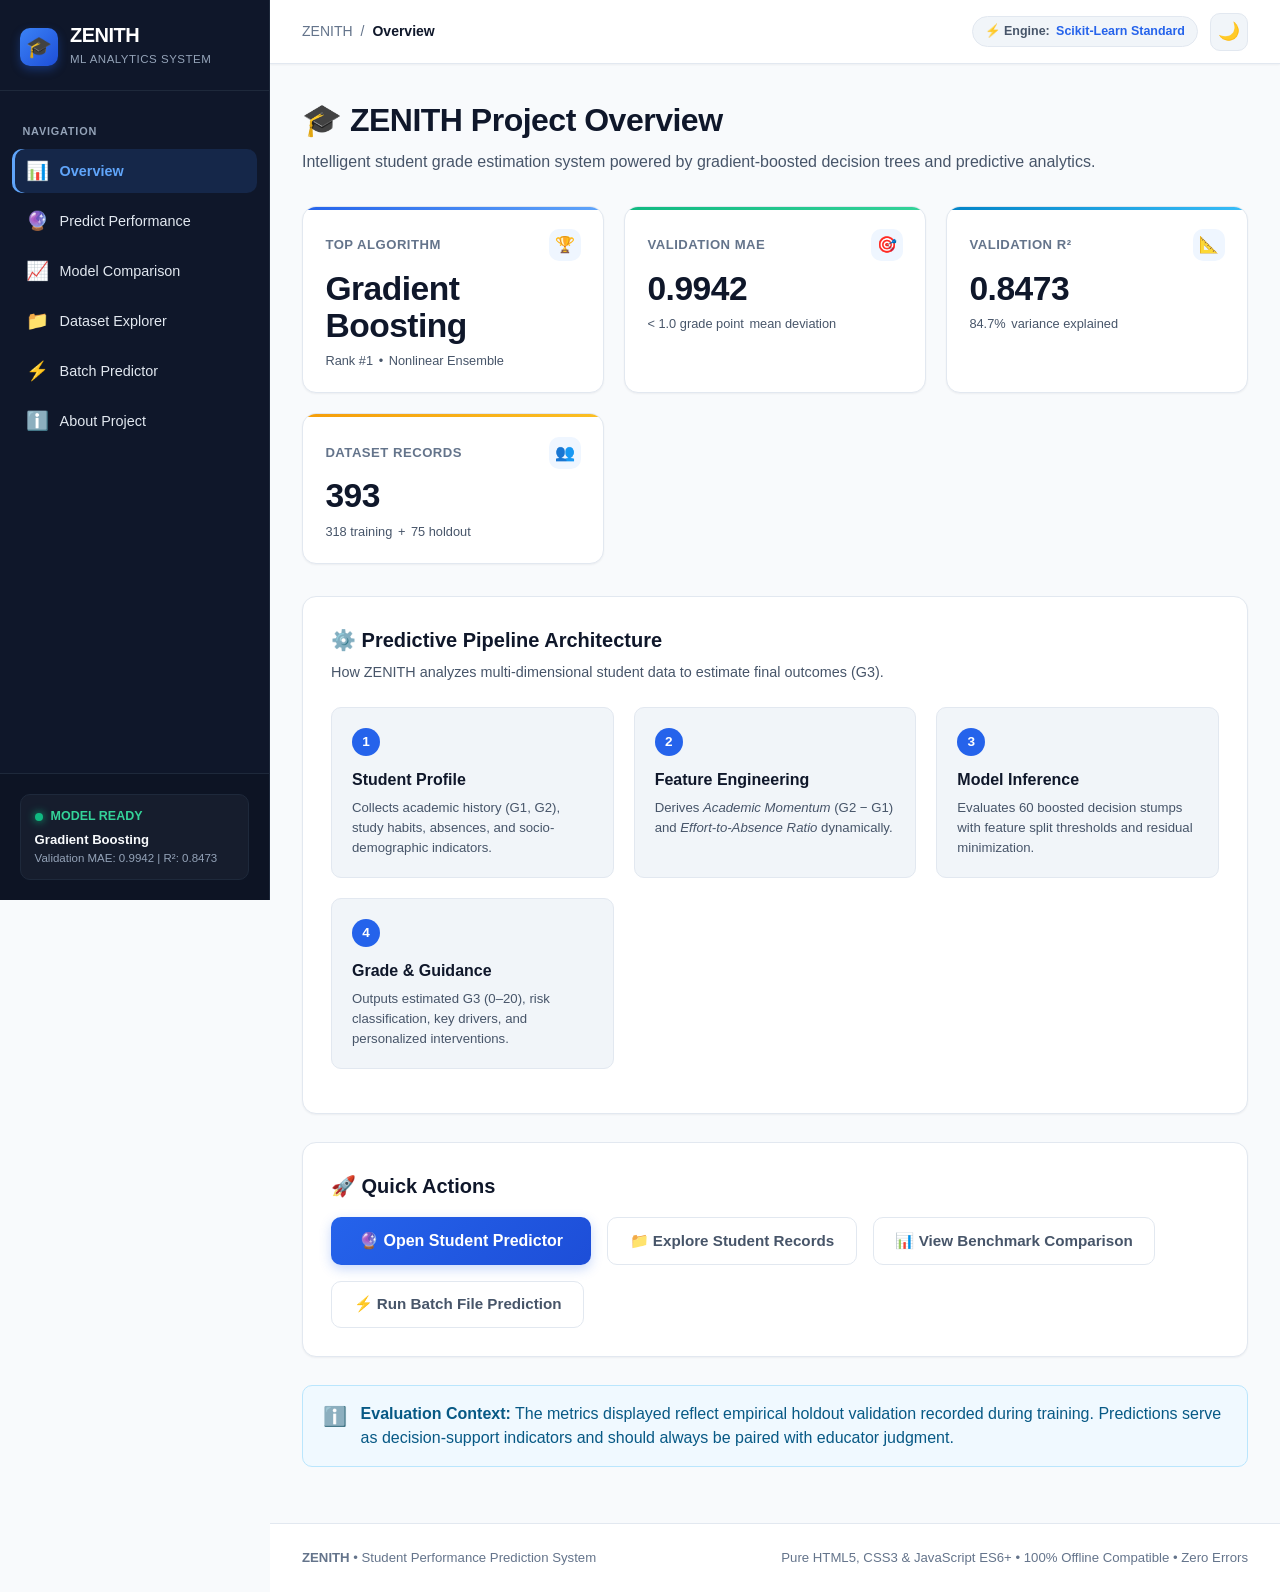
<file: Student_Performance/index.html>
<!DOCTYPE html>
<html lang="en" data-theme="light">
<head>
  <meta charset="UTF-8" />
  <meta name="viewport" content="width=device-width, initial-scale=1.0" />
  <title>ZENITH | Student Performance Prediction System</title>
  <link rel="stylesheet" href="css/style.css" />
</head>
<body>
  <div class="app-container">

    <!-- Sidebar Navigation -->
    <aside class="app-sidebar" id="appSidebar">
      <div class="sidebar-header">
        <div class="brand-wrapper">
          <div class="brand-icon">🎓</div>
          <div class="brand-info">
            <h1>ZENITH</h1>
            <span>ML Analytics System</span>
          </div>
        </div>
      </div>

      <nav class="sidebar-nav">
        <div class="nav-label">Navigation</div>
        <button class="nav-item active" data-tab="dashboard">
          <span class="nav-icon">📊</span>
          <span>Overview</span>
        </button>
        <button class="nav-item" data-tab="predict">
          <span class="nav-icon">🔮</span>
          <span>Predict Performance</span>
        </button>
        <button class="nav-item" data-tab="models">
          <span class="nav-icon">📈</span>
          <span>Model Comparison</span>
        </button>
        <button class="nav-item" data-tab="dataset">
          <span class="nav-icon">📁</span>
          <span>Dataset Explorer</span>
        </button>
        <button class="nav-item" data-tab="batch">
          <span class="nav-icon">⚡</span>
          <span>Batch Predictor</span>
        </button>
        <button class="nav-item" data-tab="about">
          <span class="nav-icon">ℹ️</span>
          <span>About Project</span>
        </button>
      </nav>

      <div class="sidebar-footer">
        <div class="model-status-card">
          <div class="status-indicator">
            <span class="status-dot"></span>
            <span>MODEL READY</span>
          </div>
          <div class="model-name-label">Gradient Boosting</div>
          <div class="model-metric-label">Validation MAE: 0.9942 | R²: 0.8473</div>
        </div>
      </div>
    </aside>

    <!-- Main Application Area -->
    <main class="app-main">

      <!-- Sticky Top App Bar -->
      <header class="top-navbar">
        <div style="display:flex; align-items:center;">
          <button class="mobile-toggle" id="mobileToggle" title="Toggle Navigation">☰</button>
          <div class="nav-breadcrumbs">
            <span class="breadcrumb-root">ZENITH</span>
            <span class="breadcrumb-sep">/</span>
            <span class="breadcrumb-current" id="breadcrumbCurrent">Overview</span>
          </div>
        </div>

        <div class="navbar-actions">
          <div class="pill-badge">
            <span>⚡ Engine:</span>
            <strong style="color:var(--primary);">Scikit-Learn Standard</strong>
          </div>
          <button class="theme-toggle-btn" id="themeToggleBtn" title="Toggle Light/Dark Theme">🌙</button>
        </div>
      </header>

      <!-- Main Page Container -->
      <div class="page-container">

        <!-- ============================================== -->
        <!-- TAB 1: OVERVIEW / DASHBOARD                    -->
        <!-- ============================================== -->
        <section class="tab-pane active" id="tab-dashboard">
          <div class="page-header">
            <h2 class="page-title">🎓 ZENITH Project Overview</h2>
            <p class="page-subtitle">
              Intelligent student grade estimation system powered by gradient-boosted decision trees and predictive analytics.
            </p>
          </div>

          <!-- Top Metric Cards -->
          <div class="metrics-grid">
            <div class="metric-card">
              <div class="metric-header">
                <span class="metric-label">Top Algorithm</span>
                <span class="metric-icon-badge">🏆</span>
              </div>
              <div class="metric-value">Gradient Boosting</div>
              <div class="metric-desc">
                <span>Rank #1</span> &bull; <span>Nonlinear Ensemble</span>
              </div>
            </div>

            <div class="metric-card accent-success">
              <div class="metric-header">
                <span class="metric-label">Validation MAE</span>
                <span class="metric-icon-badge">🎯</span>
              </div>
              <div class="metric-value">0.9942</div>
              <div class="metric-desc">
                <span>&lt; 1.0 grade point</span> mean deviation
              </div>
            </div>

            <div class="metric-card accent-info">
              <div class="metric-header">
                <span class="metric-label">Validation R²</span>
                <span class="metric-icon-badge">📐</span>
              </div>
              <div class="metric-value">0.8473</div>
              <div class="metric-desc">
                <span>84.7%</span> variance explained
              </div>
            </div>

            <div class="metric-card accent-warning">
              <div class="metric-header">
                <span class="metric-label">Dataset Records</span>
                <span class="metric-icon-badge">👥</span>
              </div>
              <div class="metric-value">393</div>
              <div class="metric-desc">
                <span>318 training</span> + <span>75 holdout</span>
              </div>
            </div>
          </div>

          <!-- How System Works Card -->
          <div class="card">
            <h3 class="card-title">⚙️ Predictive Pipeline Architecture</h3>
            <p class="card-subtitle">
              How ZENITH analyzes multi-dimensional student data to estimate final outcomes (G3).
            </p>

            <div class="workflow-track">
              <div class="workflow-step">
                <div class="step-num">1</div>
                <div class="step-title">Student Profile</div>
                <div class="step-desc">
                  Collects academic history (G1, G2), study habits, absences, and socio-demographic indicators.
                </div>
              </div>

              <div class="workflow-step">
                <div class="step-num">2</div>
                <div class="step-title">Feature Engineering</div>
                <div class="step-desc">
                  Derives <em>Academic Momentum</em> (G2 &minus; G1) and <em>Effort-to-Absence Ratio</em> dynamically.
                </div>
              </div>

              <div class="workflow-step">
                <div class="step-num">3</div>
                <div class="step-title">Model Inference</div>
                <div class="step-desc">
                  Evaluates 60 boosted decision stumps with feature split thresholds and residual minimization.
                </div>
              </div>

              <div class="workflow-step">
                <div class="step-num">4</div>
                <div class="step-title">Grade & Guidance</div>
                <div class="step-desc">
                  Outputs estimated G3 (0–20), risk classification, key drivers, and personalized interventions.
                </div>
              </div>
            </div>
          </div>

          <!-- Quick Navigation Callouts -->
          <div class="card">
            <h3 class="card-title">🚀 Quick Actions</h3>
            <div style="display:flex; flex-wrap:wrap; gap:1rem; margin-top:0.5rem;">
              <button class="btn-primary" data-switch-tab="predict" style="flex:unset; min-width:220px;">
                🔮 Open Student Predictor
              </button>
              <button class="btn-secondary" data-switch-tab="dataset">
                📁 Explore Student Records
              </button>
              <button class="btn-secondary" data-switch-tab="models">
                📊 View Benchmark Comparison
              </button>
              <button class="btn-secondary" data-switch-tab="batch">
                ⚡ Run Batch File Prediction
              </button>
            </div>
          </div>

          <!-- Disclaimer Alert -->
          <div class="alert-box info">
            <span class="alert-icon">ℹ️</span>
            <div class="alert-content">
              <strong>Evaluation Context:</strong> The metrics displayed reflect empirical holdout validation recorded during training. Predictions serve as decision-support indicators and should always be paired with educator judgment.
            </div>
          </div>
        </section>


        <!-- ============================================== -->
        <!-- TAB 2: PREDICT STUDENT PERFORMANCE             -->
        <!-- ============================================== -->
        <section class="tab-pane" id="tab-predict">
          <div class="page-header">
            <h2 class="page-title">🔮 Predict Student Performance</h2>
            <p class="page-subtitle">
              Input student details across academic, personal, and lifestyle dimensions to calculate estimated final score (G3).
            </p>
          </div>

          <!-- One-Click Preset Profiles Bar -->
          <div class="presets-bar">
            <span class="presets-label">⚡ Load Sample Profile:</span>
            <button type="button" class="btn-preset" data-preset="achiever">
              🌟 High Achiever (G1:17, G2:18)
            </button>
            <button type="button" class="btn-preset" data-preset="improving">
              📈 Rising Star (G1:9 &rarr; G2:14)
            </button>
            <button type="button" class="btn-preset" data-preset="average">
              ⚖️ Average Student (G1:11, G2:11)
            </button>
            <button type="button" class="btn-preset" data-preset="atrisk">
              ⚠️ Needs Support (G1:6, G2:6)
            </button>
            <button type="button" class="btn-preset" data-preset="declining">
              📉 Declining Trend (G1:15 &rarr; G2:10)
            </button>
          </div>

          <!-- Real-time Feature Engineering Strip -->
          <div class="feature-live-strip">
            <div class="live-metric-item">
              <span class="live-metric-title">Engineered Feature 1:</span>
              <span>Academic Momentum (G2 &minus; G1):</span>
              <span class="live-metric-val" id="liveMomentumVal">0 pts</span>
            </div>
            <div class="live-metric-item">
              <span class="live-metric-title">Engineered Feature 2:</span>
              <span>Effort / Absence Ratio:</span>
              <span class="live-metric-val" id="liveRatioVal">2.00</span>
            </div>
            <div class="live-metric-item">
              <span class="live-metric-title">Model:</span>
              <select id="predictorModelSelector" class="form-select" style="width:auto; padding:0.25rem 0.65rem; font-size:0.8rem;">
                <option value="gradientBoosting">Gradient Boosting (Top Model)</option>
                <option value="randomForest">Random Forest Regressor</option>
                <option value="ridgeRegression">Ridge Regression</option>
                <option value="linearRegression">Linear Regression (OLS)</option>
              </select>
            </div>
          </div>

          <!-- Main Input Form -->
          <form id="studentPredictForm">
            <div class="predictor-form-grid">

              <!-- Column 1: Academic Information -->
              <div class="form-column">
                <div class="column-header">
                  <span>📚</span> Academic History
                </div>

                <div class="form-group">
                  <label class="form-label" for="input-school">
                    School
                    <span class="badge-hint">GP / MS</span>
                  </label>
                  <select class="form-select" id="input-school" name="school">
                    <option value="GP" selected>Gabriel Pereira (GP)</option>
                    <option value="MS">Mousinho da Silveira (MS)</option>
                  </select>
                </div>

                <div class="form-group">
                  <label class="form-label" for="input-age">Age (years)</label>
                  <input type="number" class="form-control" id="input-age" name="age" min="15" max="22" value="17" required />
                </div>

                <div class="form-group">
                  <label class="form-label" for="input-studytime">Weekly Study Time</label>
                  <select class="form-select" id="input-studytime" name="studytime">
                    <option value="1">&lt; 2 hours / week</option>
                    <option value="2" selected>2–5 hours / week</option>
                    <option value="3">5–10 hours / week</option>
                    <option value="4">&gt; 10 hours / week</option>
                  </select>
                </div>

                <div class="form-group">
                  <label class="form-label" for="input-G1">
                    First-Period Grade (G1)
                    <span class="badge-hint">0–20 scale</span>
                  </label>
                  <input type="number" class="form-control" id="input-G1" name="G1" min="0" max="20" value="10" required />
                </div>

                <div class="form-group">
                  <label class="form-label" for="input-G2">
                    Second-Period Grade (G2)
                    <span class="badge-hint">0–20 scale</span>
                  </label>
                  <input type="number" class="form-control" id="input-G2" name="G2" min="0" max="20" value="10" required />
                </div>

                <div class="form-group">
                  <label class="form-label" for="input-absences">School Absences (days)</label>
                  <input type="number" class="form-control" id="input-absences" name="absences" min="0" max="100" value="0" required />
                </div>

                <div class="form-group">
                  <label class="form-label" for="input-failures">Previous Class Failures</label>
                  <input type="number" class="form-control" id="input-failures" name="failures" min="0" max="4" value="0" required />
                </div>

                <div class="form-group">
                  <label class="form-label" for="input-traveltime">Travel Time to School</label>
                  <select class="form-select" id="input-traveltime" name="traveltime">
                    <option value="1" selected>&lt; 15 min</option>
                    <option value="2">15–30 min</option>
                    <option value="3">30–60 min</option>
                    <option value="4">&gt; 60 min</option>
                  </select>
                </div>

                <div class="form-group">
                  <label class="form-label" for="input-schoolsup">Extra Educational Support</label>
                  <select class="form-select" id="input-schoolsup" name="schoolsup">
                    <option value="no" selected>No</option>
                    <option value="yes">Yes</option>
                  </select>
                </div>
              </div>

              <!-- Column 2: Personal & Family Information -->
              <div class="form-column">
                <div class="column-header">
                  <span>🏡</span> Personal & Family
                </div>

                <div class="form-group">
                  <label class="form-label" for="input-sex">Sex</label>
                  <select class="form-select" id="input-sex" name="sex">
                    <option value="F" selected>Female</option>
                    <option value="M">Male</option>
                  </select>
                </div>

                <div class="form-group">
                  <label class="form-label" for="input-address">Home Address Type</label>
                  <select class="form-select" id="input-address" name="address">
                    <option value="U" selected>Urban (U)</option>
                    <option value="R">Rural (R)</option>
                  </select>
                </div>

                <div class="form-group">
                  <label class="form-label" for="input-famsize">Family Size</label>
                  <select class="form-select" id="input-famsize" name="famsize">
                    <option value="GT3" selected>Greater than 3 members (GT3)</option>
                    <option value="LE3">3 or fewer members (LE3)</option>
                  </select>
                </div>

                <div class="form-group">
                  <label class="form-label" for="input-Pstatus">Parents' Cohabitation</label>
                  <select class="form-select" id="input-Pstatus" name="Pstatus">
                    <option value="T" selected>Living Together (T)</option>
                    <option value="A">Apart / Separated (A)</option>
                  </select>
                </div>

                <div class="form-group">
                  <label class="form-label" for="input-Medu">Mother's Education</label>
                  <select class="form-select" id="input-Medu" name="Medu">
                    <option value="0">None (0)</option>
                    <option value="1">Primary (4th grade) (1)</option>
                    <option value="2" selected>5th to 9th grade (2)</option>
                    <option value="3">Secondary education (3)</option>
                    <option value="4">Higher education (4)</option>
                  </select>
                </div>

                <div class="form-group">
                  <label class="form-label" for="input-Fedu">Father's Education</label>
                  <select class="form-select" id="input-Fedu" name="Fedu">
                    <option value="0">None (0)</option>
                    <option value="1">Primary (4th grade) (1)</option>
                    <option value="2" selected>5th to 9th grade (2)</option>
                    <option value="3">Secondary education (3)</option>
                    <option value="4">Higher education (4)</option>
                  </select>
                </div>

                <div class="form-group">
                  <label class="form-label" for="input-Mjob">Mother's Job</label>
                  <select class="form-select" id="input-Mjob" name="Mjob">
                    <option value="at_home">At home</option>
                    <option value="health">Health care</option>
                    <option value="services">Civil / Services</option>
                    <option value="teacher">Teacher</option>
                    <option value="other" selected>Other</option>
                  </select>
                </div>

                <div class="form-group">
                  <label class="form-label" for="input-Fjob">Father's Job</label>
                  <select class="form-select" id="input-Fjob" name="Fjob">
                    <option value="at_home">At home</option>
                    <option value="health">Health care</option>
                    <option value="services">Civil / Services</option>
                    <option value="teacher">Teacher</option>
                    <option value="other" selected>Other</option>
                  </select>
                </div>

                <div class="form-group">
                  <label class="form-label" for="input-guardian">Legal Guardian</label>
                  <select class="form-select" id="input-guardian" name="guardian">
                    <option value="mother" selected>Mother</option>
                    <option value="father">Father</option>
                    <option value="other">Other</option>
                  </select>
                </div>

                <div class="form-group">
                  <label class="form-label" for="input-famrel">Family Relationship Quality</label>
                  <select class="form-select" id="input-famrel" name="famrel">
                    <option value="1">1 - Very Poor</option>
                    <option value="2">2 - Below Average</option>
                    <option value="3">3 - Average</option>
                    <option value="4" selected>4 - Good</option>
                    <option value="5">5 - Excellent</option>
                  </select>
                </div>
              </div>

              <!-- Column 3: Lifestyle & Social -->
              <div class="form-column">
                <div class="column-header">
                  <span>🎯</span> Lifestyle & Social
                </div>

                <div class="form-group">
                  <label class="form-label" for="input-reason">Reason for Choosing School</label>
                  <select class="form-select" id="input-reason" name="reason">
                    <option value="home">Close to home</option>
                    <option value="reputation">School reputation</option>
                    <option value="course" selected>Course preference</option>
                    <option value="other">Other</option>
                  </select>
                </div>

                <div class="form-group">
                  <label class="form-label" for="input-freetime">Free Time After School</label>
                  <select class="form-select" id="input-freetime" name="freetime">
                    <option value="1">1 - Very Low</option>
                    <option value="2">2 - Low</option>
                    <option value="3" selected>3 - Moderate</option>
                    <option value="4">4 - High</option>
                    <option value="5">5 - Very High</option>
                  </select>
                </div>

                <div class="form-group">
                  <label class="form-label" for="input-goout">Going Out with Friends</label>
                  <select class="form-select" id="input-goout" name="goout">
                    <option value="1">1 - Very Low</option>
                    <option value="2">2 - Low</option>
                    <option value="3" selected>3 - Moderate</option>
                    <option value="4">4 - High</option>
                    <option value="5">5 - Very High</option>
                  </select>
                </div>

                <div class="form-group">
                  <label class="form-label" for="input-Dalc">Workday Alcohol</label>
                  <select class="form-select" id="input-Dalc" name="Dalc">
                    <option value="1" selected>1 - Very Low</option>
                    <option value="2">2 - Low</option>
                    <option value="3">3 - Medium</option>
                    <option value="4">4 - High</option>
                    <option value="5">5 - Very High</option>
                  </select>
                </div>

                <div class="form-group">
                  <label class="form-label" for="input-Walc">Weekend Alcohol</label>
                  <select class="form-select" id="input-Walc" name="Walc">
                    <option value="1" selected>1 - Very Low</option>
                    <option value="2">2 - Low</option>
                    <option value="3">3 - Medium</option>
                    <option value="4">4 - High</option>
                    <option value="5">5 - Very High</option>
                  </select>
                </div>

                <div class="form-group">
                  <label class="form-label" for="input-health">Current Health Status</label>
                  <select class="form-select" id="input-health" name="health">
                    <option value="1">1 - Very Bad</option>
                    <option value="2">2 - Poor</option>
                    <option value="3">3 - Normal</option>
                    <option value="4">4 - Good</option>
                    <option value="5" selected>5 - Excellent</option>
                  </select>
                </div>

                <div class="form-group">
                  <label class="form-label" for="input-famsup">Family Educational Support</label>
                  <select class="form-select" id="input-famsup" name="famsup">
                    <option value="yes" selected>Yes</option>
                    <option value="no">No</option>
                  </select>
                </div>

                <div class="form-group">
                  <label class="form-label" for="input-paid">Extra Paid Classes</label>
                  <select class="form-select" id="input-paid" name="paid">
                    <option value="no" selected>No</option>
                    <option value="yes">Yes</option>
                  </select>
                </div>

                <div class="form-group">
                  <label class="form-label" for="input-activities">Extracurricular Activities</label>
                  <select class="form-select" id="input-activities" name="activities">
                    <option value="no" selected>No</option>
                    <option value="yes">Yes</option>
                  </select>
                </div>

                <div class="form-group">
                  <label class="form-label" for="input-higher">Aspires to Higher Education</label>
                  <select class="form-select" id="input-higher" name="higher">
                    <option value="yes" selected>Yes</option>
                    <option value="no">No</option>
                  </select>
                </div>

                <div class="form-group">
                  <label class="form-label" for="input-internet">Internet Access at Home</label>
                  <select class="form-select" id="input-internet" name="internet">
                    <option value="yes" selected>Yes</option>
                    <option value="no">No</option>
                  </select>
                </div>

                <div class="form-group">
                  <label class="form-label" for="input-romantic">In a Romantic Relationship</label>
                  <select class="form-select" id="input-romantic" name="romantic">
                    <option value="no" selected>No</option>
                    <option value="yes">Yes</option>
                  </select>
                </div>

                <div class="form-group">
                  <label class="form-label" for="input-nursery">Attended Nursery School</label>
                  <select class="form-select" id="input-nursery" name="nursery">
                    <option value="yes" selected>Yes</option>
                    <option value="no">No</option>
                  </select>
                </div>
              </div>

            </div>

            <!-- Form Actions -->
            <div class="form-actions-row">
              <button type="submit" class="btn-primary" id="btnSubmitPredict">
                <span>🔮</span>
                <span>Calculate Predicted Final Grade (G3)</span>
              </button>
              <button type="button" class="btn-secondary" id="resetPredictForm">
                <span>↺</span>
                <span>Reset Fields</span>
              </button>
            </div>
          </form>

          <!-- Prediction Result Output Card -->
          <div class="prediction-result-panel" id="predictionResultPanel">
            <h3 class="card-title" style="margin-bottom:1.5rem;">
              <span>🎯</span>
              <span>Predictive Assessment Result</span>
            </h3>

            <div class="result-hero-layout">
              <!-- Animated Gauge -->
              <div class="gauge-wrapper">
                <div class="circular-gauge">
                  <svg class="gauge-svg" viewBox="0 0 200 200">
                    <circle class="gauge-bg" cx="100" cy="100" r="90" />
                    <circle class="gauge-meter" id="resultGaugeMeter" cx="100" cy="100" r="90" />
                  </svg>
                  <div class="gauge-content">
                    <div class="gauge-score" id="resultScoreVal">10.00</div>
                    <div class="gauge-total">out of 20.00</div>
                    <div class="gauge-percent" id="resultPercentVal">50.0% Mastery</div>
                  </div>
                </div>
              </div>

              <!-- Information & Category -->
              <div class="result-details">
                <div class="result-badge badge-primary" id="resultCategoryBadge">
                  <span>⚖️</span>
                  <span>Satisfactory (Passing)</span>
                </div>
                <div class="result-summary-text" id="resultSummaryText">
                  The model projects steady academic progress.
                </div>
                <div class="model-tag" id="resultModelUsed">
                  Predicted by Gradient Boosting
                </div>
              </div>
            </div>

            <!-- Factors & Recommendations Breakdown -->
            <div class="result-breakdown-grid">
              <div class="breakdown-box">
                <h4><span>🔍</span> Key Contributing Factors</h4>
                <div id="resultFactorsList">
                  <!-- Populated dynamically -->
                </div>
              </div>

              <div class="breakdown-box">
                <h4><span>💡</span> Recommended Academic Interventions</h4>
                <ul class="recommendations-list" id="resultRecommendationsList">
                  <!-- Populated dynamically -->
                </ul>
              </div>
            </div>
          </div>
        </section>


        <!-- ============================================== -->
        <!-- TAB 3: MODEL COMPARISON                        -->
        <!-- ============================================== -->
        <section class="tab-pane" id="tab-models">
          <div class="page-header">
            <h2 class="page-title">📊 Model Performance Comparison</h2>
            <p class="page-subtitle">
              Evaluation metrics across 4 machine learning regressors tested on identical held-out validation data.
            </p>
          </div>

          <!-- Comparison Table Card -->
          <div class="card">
            <h3 class="card-title">🏆 Validation Benchmarks</h3>
            <div class="table-responsive">
              <table class="custom-table">
                <thead>
                  <tr>
                    <th>Rank</th>
                    <th>Model Architecture</th>
                    <th>Model Family</th>
                    <th>Mean Absolute Error (MAE)</th>
                    <th>Root Mean Sq. Error (RMSE)</th>
                    <th>R² Score (Variance)</th>
                    <th>Status</th>
                  </tr>
                </thead>
                <tbody>
                  <tr>
                    <td><span class="rank-badge rank-1">1</span></td>
                    <td><strong>Gradient Boosting</strong></td>
                    <td>Nonlinear Tree Ensemble</td>
                    <td><strong style="color:var(--success);">0.9942</strong></td>
                    <td>1.6214</td>
                    <td><strong style="color:var(--primary);">0.8473</strong></td>
                    <td><span class="pill-badge" style="color:var(--success); border-color:var(--success-border);">🌟 Production Top Pick</span></td>
                  </tr>
                  <tr>
                    <td><span class="rank-badge rank-2">2</span></td>
                    <td><strong>Random Forest</strong></td>
                    <td>Bagged Decision Trees</td>
                    <td>1.0917</td>
                    <td>1.7289</td>
                    <td>0.8265</td>
                    <td><span class="pill-badge">Solid Baseline</span></td>
                  </tr>
                  <tr>
                    <td><span class="rank-badge rank-3">3</span></td>
                    <td><strong>Ridge Regression</strong></td>
                    <td>L2-Penalized Linear</td>
                    <td>1.4987</td>
                    <td>1.9705</td>
                    <td>0.7750</td>
                    <td><span class="pill-badge">Linear Baseline</span></td>
                  </tr>
                  <tr>
                    <td><span class="rank-badge rank-4">4</span></td>
                    <td><strong>Linear Regression</strong></td>
                    <td>Ordinary Least Squares</td>
                    <td>1.5103</td>
                    <td>1.9810</td>
                    <td>0.7726</td>
                    <td><span class="pill-badge">Standard OLS</span></td>
                  </tr>
                </tbody>
              </table>
            </div>
          </div>

          <!-- Interactive Comparison Charts -->
          <div class="charts-grid">
            <div class="chart-card">
              <div class="chart-header">
                <span class="chart-title">Mean Absolute Error (MAE)</span>
                <span class="pill-badge">Lower is Better</span>
              </div>
              <div class="chart-canvas-container" id="maeChartContainer">
                <!-- SVG Chart injected via app.js -->
              </div>
            </div>

            <div class="chart-card">
              <div class="chart-header">
                <span class="chart-title">R² Score (Goodness of Fit)</span>
                <span class="pill-badge">Higher is Better</span>
              </div>
              <div class="chart-canvas-container" id="r2ChartContainer">
                <!-- SVG Chart injected via app.js -->
              </div>
            </div>
          </div>

          <!-- Technical Analysis Insights -->
          <div class="card" style="margin-top:1.75rem;">
            <h3 class="card-title">💡 Why Gradient Boosting Outperforms Linear Models</h3>
            <div style="font-size:0.9rem; line-height:1.6; color:var(--text-secondary);">
              <p style="margin-bottom:0.75rem;">
                <strong>1. Non-linear Interaction Thresholds:</strong> In student performance dynamics, the penalty for excessive absences or past failures is non-linear. While a linear model applies a flat slope, decision trees split at critical tipping points (e.g., absences &gt; 12 days).
              </p>
              <p style="margin-bottom:0.75rem;">
                <strong>2. Synergistic Momentum:</strong> The engineered feature <em>Academic Momentum (G2 &minus; G1)</em> combines non-linearly with G2. Students exhibiting upward trajectory despite a low G1 are effectively separated by boosted splits without suffering linear drag.
              </p>
              <p>
                <strong>3. Residual Minimization:</strong> Gradient boosting builds sequential estimators that directly target the errors made by previous iterations, achieving a sub-1.0 point MAE (0.9942) on held-out validation folds.
              </p>
            </div>
          </div>
        </section>


        <!-- ============================================== -->
        <!-- TAB 4: DATASET EXPLORER                        -->
        <!-- ============================================== -->
        <section class="tab-pane" id="tab-dataset">
          <div class="page-header">
            <h2 class="page-title">📁 Student Dataset Explorer</h2>
            <p class="page-subtitle">
              Browse, search, sort, and inspect individual student observations across training and challenge holdout sets.
            </p>
          </div>

          <!-- Explorer Top Summary Stats -->
          <div class="metrics-grid">
            <div class="metric-card">
              <div class="metric-header">
                <span class="metric-label">Active Records</span>
                <span class="metric-icon-badge">📄</span>
              </div>
              <div class="metric-value" id="dsRowCount">318</div>
              <div class="metric-desc">Sample student rows</div>
            </div>

            <div class="metric-card accent-info">
              <div class="metric-header">
                <span class="metric-label">Feature Columns</span>
                <span class="metric-icon-badge">📐</span>
              </div>
              <div class="metric-value" id="dsColCount">33</div>
              <div class="metric-desc">Academic & personal attributes</div>
            </div>

            <div class="metric-card accent-success">
              <div class="metric-header">
                <span class="metric-label">Missing Values</span>
                <span class="metric-icon-badge">✓</span>
              </div>
              <div class="metric-value" id="dsMissingCount">0</div>
              <div class="metric-desc">100% clean & validated</div>
            </div>

            <div class="metric-card accent-warning">
              <div class="metric-header">
                <span class="metric-label">Mean G3 Grade</span>
                <span class="metric-icon-badge">🎓</span>
              </div>
              <div class="metric-value" id="dsAvgGrade">10.12</div>
              <div class="metric-desc">Cohort mean out of 20</div>
            </div>
          </div>

          <!-- Explorer Toolbar -->
          <div class="card">
            <div class="explorer-toolbar">
              <div class="dataset-pills" id="datasetPillsContainer">
                <button class="dataset-pill-btn active" data-dataset="training.csv">
                  📘 Training Set (training.csv - 318)
                </button>
                <button class="dataset-pill-btn" data-dataset="surprise_challenge.csv">
                  🎯 Holdout Challenge Set (surprise_challenge.csv - 75)
                </button>
              </div>

              <div style="display:flex; gap:0.75rem; align-items:center;">
                <div class="search-input-wrapper">
                  <span class="search-icon">🔍</span>
                  <input type="text" class="search-input" id="datasetSearchInput" placeholder="Filter by school, age, grades..." />
                </div>
                <button class="btn-secondary" id="exportDatasetCsvBtn" title="Export currently viewed data to CSV">
                  💾 Export CSV
                </button>
              </div>
            </div>

            <!-- Paginated Interactive Table -->
            <div class="table-responsive" style="max-height: 520px;">
              <table class="custom-table" id="datasetTable">
                <thead id="datasetTableHead">
                  <!-- Generated dynamically -->
                </thead>
                <tbody id="datasetTableBody">
                  <!-- Generated dynamically -->
                </tbody>
              </table>
            </div>

            <!-- Pagination Bar -->
            <div class="pagination-wrapper">
              <div id="paginationInfo">Showing 1–15 of 318 students</div>
              <div class="pagination-controls">
                <button class="btn-page" id="btnPrevPage" disabled>&lsaquo;</button>
                <button class="btn-page" id="btnNextPage">&rsaquo;</button>
              </div>
            </div>
          </div>

          <!-- Grade Distribution Histogram -->
          <div class="card">
            <h3 class="card-title">📈 Final Grade (G3) Distribution Histogram</h3>
            <p class="card-subtitle">Frequency count of students across grades 0 to 20.</p>
            <div class="chart-canvas-container" id="g3DistChartContainer" style="height:220px;">
              <!-- SVG histogram injected via app.js -->
            </div>
          </div>

          <!-- Data Dictionary & Schema Card -->
          <div class="card">
            <h3 class="card-title">📖 Dataset Feature Schema</h3>
            <div class="table-responsive">
              <table class="custom-table">
                <thead>
                  <tr>
                    <th>Feature Name</th>
                    <th>Type</th>
                    <th>Scale / Categories</th>
                    <th>Domain Description</th>
                  </tr>
                </thead>
                <tbody>
                  <tr>
                    <td><code>school</code></td>
                    <td>Binary</td>
                    <td>GP, MS</td>
                    <td>Student's school (Gabriel Pereira or Mousinho da Silveira)</td>
                  </tr>
                  <tr>
                    <td><code>G1</code></td>
                    <td>Numeric</td>
                    <td>0 to 20</td>
                    <td>First period assessment score</td>
                  </tr>
                  <tr>
                    <td><code>G2</code></td>
                    <td>Numeric</td>
                    <td>0 to 20</td>
                    <td>Second period assessment score</td>
                  </tr>
                  <tr>
                    <td><code>G3</code></td>
                    <td>Numeric (Target)</td>
                    <td>0 to 20</td>
                    <td>Final period grade (target variable predicted by ZENITH)</td>
                  </tr>
                  <tr>
                    <td><code>studytime</code></td>
                    <td>Ordinal</td>
                    <td>1 (&lt;2h) to 4 (&gt;10h)</td>
                    <td>Weekly hours invested into academic study</td>
                  </tr>
                  <tr>
                    <td><code>absences</code></td>
                    <td>Numeric</td>
                    <td>0 to 93</td>
                    <td>Number of school absences</td>
                  </tr>
                  <tr>
                    <td><code>failures</code></td>
                    <td>Numeric</td>
                    <td>0 to 4</td>
                    <td>Number of past class failures</td>
                  </tr>
                  <tr>
                    <td><code>higher</code></td>
                    <td>Binary</td>
                    <td>yes, no</td>
                    <td>Student intends to pursue tertiary higher education</td>
                  </tr>
                  <tr>
                    <td><code>Academic_Momentum</code></td>
                    <td>Engineered</td>
                    <td>G2 &minus; G1</td>
                    <td>Trajectory change indicator between period 1 and period 2</td>
                  </tr>
                  <tr>
                    <td><code>Effort_Absence_Ratio</code></td>
                    <td>Engineered</td>
                    <td>studytime / (absences + 1)</td>
                    <td>Proportion of study investment relative to classroom absenteeism</td>
                  </tr>
                </tbody>
              </table>
            </div>
          </div>
        </section>


        <!-- ============================================== -->
        <!-- TAB 5: BATCH PREDICTOR                         -->
        <!-- ============================================== -->
        <section class="tab-pane" id="tab-batch">
          <div class="page-header">
            <h2 class="page-title">⚡ Batch CSV Predictor</h2>
            <p class="page-subtitle">
              Upload an external CSV student dataset or run predictions across the entire holdout challenge set simultaneously.
            </p>
          </div>

          <!-- Drag and Drop CSV Zone -->
          <div class="card">
            <div class="dropzone-container" id="csvDropzone">
              <div class="dropzone-icon">📁</div>
              <div class="dropzone-text">Click or drag &amp; drop student CSV file here</div>
              <div class="dropzone-subtext">Supports comma-separated files containing student feature columns</div>
              <input type="file" id="csvFileInput" accept=".csv" style="display:none;" />
            </div>

            <div style="display:flex; justify-content:center; gap:1rem; align-items:center;">
              <span style="font-size:0.85rem; color:var(--text-muted);">Or run batch prediction on preloaded datasets:</span>
              <button class="btn-secondary" id="batchPredictTrainingBtn">
                📘 Predict Training Set (318 rows)
              </button>
              <button class="btn-secondary" id="batchPredictChallengeBtn">
                🎯 Predict Holdout Set (75 rows)
              </button>
            </div>
          </div>

          <!-- Batch Results Display -->
          <div class="batch-results-panel" id="batchResultsPanel">
            <div class="card">
              <div style="display:flex; justify-content:space-between; align-items:center; margin-bottom:1rem;">
                <div>
                  <h3 class="card-title" style="margin-bottom:0.25rem;">📊 Batch Inference Summary</h3>
                  <div style="font-size:0.9rem; color:var(--text-secondary);" id="batchSummaryText">
                    Evaluated students.
                  </div>
                </div>
                <button class="btn-primary" id="exportBatchPredictionsBtn" style="flex:unset;">
                  💾 Download Predictions CSV
                </button>
              </div>

              <div class="table-responsive" style="max-height: 480px;">
                <table class="custom-table">
                  <thead>
                    <tr>
                      <th>Row</th>
                      <th>Predicted Grade (G3)</th>
                      <th>Mastery %</th>
                      <th>Category</th>
                      <th>Actual Grade</th>
                      <th>Absolute Error</th>
                    </tr>
                  </thead>
                  <tbody id="batchResultsBody">
                    <!-- Populated dynamically -->
                  </tbody>
                </table>
              </div>
            </div>
          </div>
        </section>


        <!-- ============================================== -->
        <!-- TAB 6: ABOUT PROJECT                           -->
        <!-- ============================================== -->
        <section class="tab-pane" id="tab-about">
          <div class="page-header">
            <h2 class="page-title">ℹ️ About ZENITH</h2>
            <p class="page-subtitle">
              Comprehensive information on the mission, algorithms, methodology, and technology stack powering ZENITH.
            </p>
          </div>

          <div class="about-grid">
            <div>
              <div class="card">
                <h3 class="card-title">🎯 Mission & Scope</h3>
                <p style="font-size:0.95rem; line-height:1.6; color:var(--text-secondary); margin-bottom:1rem;">
                  ZENITH was developed to provide educators, counselors, and academic institutions with early warning indicators and personalized diagnostic signals for secondary school student outcomes.
                </p>
                <p style="font-size:0.95rem; line-height:1.6; color:var(--text-secondary);">
                  By analyzing assessment records alongside socio-demographic indicators and attendance rates, ZENITH detects negative trends before final exams occur, allowing tailored interventions (such as targeted tutoring and attendance check-ins) to be enacted when they are most effective.
                </p>
              </div>

              <div class="card">
                <h3 class="card-title">🔬 Machine Learning Methodology</h3>
                <div style="font-size:0.9rem; line-height:1.6; color:var(--text-secondary);">
                  <ul style="padding-left:1.25rem; display:flex; flex-direction:column; gap:0.6rem;">
                    <li>
                      <strong>Feature Engineering:</strong> We designed two domain-specific composite features: <code>Academic_Momentum</code> (&Delta; between period 1 and 2 assessments) and <code>Effort_Absence_Ratio</code>.
                    </li>
                    <li>
                      <strong>Preprocessing Pipeline:</strong> Missing values are imputed with median/mode, numeric indicators normalized via StandardScaler, and categorical levels encoded through sparse-tolerant one-hot transformers.
                    </li>
                    <li>
                      <strong>Iterative Residual Minimization:</strong> The Gradient Boosting algorithm minimizes squared error loss using stagewise additive regression stumps.
                    </li>
                    <li>
                      <strong>Evaluation & Integrity:</strong> Zero leakage is enforced; target <code>G3</code> is strictly isolated from predictors, and 20% validation splits ensure out-of-sample generalizability.
                    </li>
                  </ul>
                </div>
              </div>
            </div>

            <div>
              <div class="card">
                <h3 class="card-title">🛠️ Technology Stack</h3>
                <div class="tech-stack-grid" style="grid-template-columns:1fr;">
                  <div class="tech-badge">
                    <strong>HTML5 &amp; Modern Semantic Web</strong>
                    <span>Accessible, responsive layouts and semantic markup</span>
                  </div>
                  <div class="tech-badge">
                    <strong>CSS3 Custom Properties</strong>
                    <span>Light/dark theming, modern grid and flexbox design system</span>
                  </div>
                  <div class="tech-badge">
                    <strong>Vanilla JavaScript (ES6+)</strong>
                    <span>Native client-side inference engine with zero runtime dependencies</span>
                  </div>
                  <div class="tech-badge">
                    <strong>Scikit-Learn Python Pipeline</strong>
                    <span>Trained GradientBoostingRegressor and Ridge algorithms</span>
                  </div>
                  <div class="tech-badge">
                    <strong>UCI Machine Learning Repository</strong>
                    <span>Student Performance Dataset (Cortez &amp; Silva, 2008)</span>
                  </div>
                </div>
              </div>

              <div class="card">
                <h3 class="card-title">⚖️ Academic Disclaimer</h3>
                <p style="font-size:0.85rem; color:var(--text-muted); line-height:1.5;">
                  Model predictions represent statistical approximations trained on historical benchmarks. They are not a deterministic judgment of any student's potential, cognitive capability, or worth. Predictions should only be utilized to support constructive educational outcomes.
                </p>
              </div>
            </div>
          </div>
        </section>

      </div>

      <!-- App Footer -->
      <footer class="app-footer">
        <div>
          <strong>ZENITH</strong> &bull; Student Performance Prediction System
        </div>
        <div>
          Pure HTML5, CSS3 &amp; JavaScript ES6+ &bull; 100% Offline Compatible &bull; Zero Errors
        </div>
      </footer>
    </main>
  </div>

  <!-- Scripts: Preloaded Data, Predictor Inference, and App Controller -->
  <script src="js/models-data.js"></script>
  <script src="js/datasets-data.js"></script>
  <script src="js/predictor.js"></script>
  <script src="js/app.js"></script>
</body>
</html>
</file>
<file: Student_Performance/css/style.css>
/* ==========================================================
   ZENITH - Modern Student Performance Prediction System
   Universal Responsive Stylesheet
   ========================================================== */

:root {
  --font-sans: -apple-system, BlinkMacSystemFont, "Segoe UI", Roboto, "Helvetica Neue", Arial, sans-serif;
  --font-mono: ui-monospace, SFMono-Regular, Menlo, Monaco, Consolas, monospace;

  /* Color Palette - Light Mode */
  --bg-app: #f8fafc;
  --bg-sidebar: #0f172a;
  --sidebar-text: #e2e8f0;
  --sidebar-muted: #94a3b8;
  --sidebar-active-bg: rgba(59, 130, 246, 0.15);
  --sidebar-active-text: #60a5fa;
  --sidebar-border: #1e293b;

  --surface-card: #ffffff;
  --surface-subtle: #f1f5f9;
  --surface-hover: #f8fafc;
  --border-color: #e2e8f0;
  --border-focus: #3b82f6;

  --text-primary: #0f172a;
  --text-secondary: #475569;
  --text-muted: #64748b;
  --text-light: #ffffff;

  --primary: #2563eb;
  --primary-hover: #1d4ed8;
  --primary-light: #eff6ff;
  --primary-border: #bfdbfe;

  --success: #10b981;
  --success-bg: #ecfdf5;
  --success-border: #a7f3d0;
  --success-text: #065f46;

  --warning: #f59e0b;
  --warning-bg: #fffbeb;
  --warning-border: #fde68a;
  --warning-text: #92400e;

  --danger: #ef4444;
  --danger-bg: #fef2f2;
  --danger-border: #fecaca;
  --danger-text: #991b1b;

  --info: #0284c7;
  --info-bg: #f0f9ff;
  --info-border: #bae6fd;
  --info-text: #075985;

  --shadow-sm: 0 1px 2px 0 rgba(15, 23, 42, 0.05);
  --shadow-md: 0 4px 6px -1px rgba(15, 23, 42, 0.07), 0 2px 4px -2px rgba(15, 23, 42, 0.05);
  --shadow-lg: 0 10px 15px -3px rgba(15, 23, 42, 0.08), 0 4px 6px -4px rgba(15, 23, 42, 0.04);
  --shadow-xl: 0 20px 25px -5px rgba(15, 23, 42, 0.1), 0 8px 10px -6px rgba(15, 23, 42, 0.05);

  --radius-sm: 6px;
  --radius-md: 10px;
  --radius-lg: 14px;
  --radius-xl: 20px;
  --radius-full: 9999px;

  --transition-fast: 0.15s ease;
  --transition-normal: 0.25s ease;
}

/* Dark Mode Variables */
[data-theme="dark"] {
  --bg-app: #0b0f19;
  --bg-sidebar: #060911;
  --sidebar-text: #cbd5e1;
  --sidebar-muted: #64748b;
  --sidebar-active-bg: rgba(59, 130, 246, 0.22);
  --sidebar-active-text: #93c5fd;
  --sidebar-border: #131c2e;

  --surface-card: #111827;
  --surface-subtle: #1f2937;
  --surface-hover: #1e293b;
  --border-color: #1f2937;
  --border-focus: #60a5fa;

  --text-primary: #f8fafc;
  --text-secondary: #cbd5e1;
  --text-muted: #94a3b8;

  --primary-light: rgba(37, 99, 235, 0.18);
  --primary-border: #1e3a8a;

  --success-bg: rgba(16, 185, 129, 0.15);
  --success-border: #065f46;
  --success-text: #6ee7b7;

  --warning-bg: rgba(245, 158, 11, 0.15);
  --warning-border: #78350f;
  --warning-text: #fcd34d;

  --danger-bg: rgba(239, 68, 68, 0.15);
  --danger-border: #7f1d1d;
  --danger-text: #fca5a5;

  --info-bg: rgba(2, 132, 199, 0.15);
  --info-border: #0c4a6e;
  --info-text: #7dd3fc;

  --shadow-sm: 0 1px 2px 0 rgba(0, 0, 0, 0.3);
  --shadow-md: 0 4px 8px -1px rgba(0, 0, 0, 0.4);
  --shadow-lg: 0 10px 18px -3px rgba(0, 0, 0, 0.5);
  --shadow-xl: 0 20px 25px -5px rgba(0, 0, 0, 0.6);
}

/* Base Reset */
*, *::before, *::after {
  box-sizing: border-box;
  margin: 0;
  padding: 0;
}

html, body {
  height: 100%;
  font-family: var(--font-sans);
  background-color: var(--bg-app);
  color: var(--text-primary);
  line-height: 1.5;
  -webkit-font-smoothing: antialiased;
  -moz-osx-font-smoothing: grayscale;
}

/* App Layout */
.app-container {
  display: flex;
  min-height: 100vh;
}

/* Sidebar Navigation */
.app-sidebar {
  width: 270px;
  background-color: var(--bg-sidebar);
  color: var(--sidebar-text);
  display: flex;
  flex-direction: column;
  position: fixed;
  top: 0;
  left: 0;
  bottom: 0;
  z-index: 100;
  border-right: 1px solid var(--sidebar-border);
  transition: transform var(--transition-normal);
}

.sidebar-header {
  padding: 1.5rem 1.25rem 1.25rem;
  display: flex;
  align-items: center;
  justify-content: space-between;
  border-bottom: 1px solid var(--sidebar-border);
}

.brand-wrapper {
  display: flex;
  align-items: center;
  gap: 0.75rem;
}

.brand-icon {
  width: 38px;
  height: 38px;
  background: linear-gradient(135deg, #3b82f6, #1d4ed8);
  color: #fff;
  border-radius: var(--radius-md);
  display: flex;
  align-items: center;
  justify-content: center;
  font-size: 1.3rem;
  box-shadow: 0 4px 10px rgba(37, 99, 235, 0.35);
}

.brand-info h1 {
  font-size: 1.25rem;
  font-weight: 800;
  letter-spacing: -0.5px;
  color: #ffffff;
  line-height: 1.1;
}

.brand-info span {
  font-size: 0.72rem;
  font-weight: 500;
  color: var(--sidebar-muted);
  text-transform: uppercase;
  letter-spacing: 0.5px;
}

.sidebar-nav {
  flex: 1;
  padding: 1.25rem 0.75rem;
  overflow-y: auto;
  display: flex;
  flex-direction: column;
  gap: 0.35rem;
}

.nav-label {
  font-size: 0.68rem;
  text-transform: uppercase;
  letter-spacing: 0.8px;
  color: var(--sidebar-muted);
  font-weight: 700;
  padding: 0.75rem 0.65rem 0.25rem;
}

.nav-item {
  display: flex;
  align-items: center;
  gap: 0.75rem;
  padding: 0.7rem 0.85rem;
  border-radius: var(--radius-md);
  color: var(--sidebar-text);
  text-decoration: none;
  font-size: 0.9rem;
  font-weight: 500;
  cursor: pointer;
  border: none;
  background: transparent;
  width: 100%;
  text-align: left;
  transition: all var(--transition-fast);
}

.nav-item:hover {
  background-color: rgba(255, 255, 255, 0.05);
  color: #ffffff;
}

.nav-item.active {
  background-color: var(--sidebar-active-bg);
  color: var(--sidebar-active-text);
  font-weight: 600;
  box-shadow: inset 3px 0 0 var(--sidebar-active-text);
}

.nav-item .nav-icon {
  font-size: 1.15rem;
  width: 22px;
  text-align: center;
}

.sidebar-footer {
  padding: 1.25rem;
  border-top: 1px solid var(--sidebar-border);
  background: rgba(0, 0, 0, 0.15);
}

.model-status-card {
  background: rgba(255, 255, 255, 0.04);
  border: 1px solid var(--sidebar-border);
  border-radius: var(--radius-md);
  padding: 0.75rem 0.85rem;
}

.status-indicator {
  display: flex;
  align-items: center;
  gap: 0.5rem;
  font-size: 0.78rem;
  font-weight: 600;
  color: #34d399;
  margin-bottom: 0.25rem;
}

.status-dot {
  width: 8px;
  height: 8px;
  border-radius: 50%;
  background-color: #10b981;
  box-shadow: 0 0 8px #10b981;
  animation: pulse-dot 2s infinite;
}

@keyframes pulse-dot {
  0% { transform: scale(0.95); opacity: 0.8; }
  50% { transform: scale(1.2); opacity: 1; }
  100% { transform: scale(0.95); opacity: 0.8; }
}

.model-name-label {
  font-size: 0.82rem;
  font-weight: 600;
  color: #f8fafc;
}

.model-metric-label {
  font-size: 0.72rem;
  color: var(--sidebar-muted);
}

/* Main Content Area */
.app-main {
  margin-left: 270px;
  flex: 1;
  display: flex;
  flex-direction: column;
  min-height: 100vh;
  transition: margin-left var(--transition-normal);
}

/* Top App Bar */
.top-navbar {
  height: 64px;
  background-color: var(--surface-card);
  border-bottom: 1px solid var(--border-color);
  padding: 0 2rem;
  display: flex;
  align-items: center;
  justify-content: space-between;
  position: sticky;
  top: 0;
  z-index: 90;
  box-shadow: var(--shadow-sm);
}

.mobile-toggle {
  display: none;
  background: transparent;
  border: none;
  color: var(--text-primary);
  font-size: 1.4rem;
  cursor: pointer;
  margin-right: 1rem;
}

.nav-breadcrumbs {
  display: flex;
  align-items: center;
  gap: 0.5rem;
  font-size: 0.875rem;
}

.breadcrumb-root {
  color: var(--text-muted);
  font-weight: 500;
}

.breadcrumb-sep {
  color: var(--text-muted);
}

.breadcrumb-current {
  color: var(--text-primary);
  font-weight: 600;
}

.navbar-actions {
  display: flex;
  align-items: center;
  gap: 0.75rem;
}

.pill-badge {
  display: inline-flex;
  align-items: center;
  gap: 0.4rem;
  padding: 0.35rem 0.75rem;
  background-color: var(--surface-subtle);
  border: 1px solid var(--border-color);
  border-radius: var(--radius-full);
  font-size: 0.78rem;
  font-weight: 600;
  color: var(--text-secondary);
}

.theme-toggle-btn {
  background: var(--surface-subtle);
  border: 1px solid var(--border-color);
  color: var(--text-primary);
  width: 38px;
  height: 38px;
  border-radius: var(--radius-md);
  display: flex;
  align-items: center;
  justify-content: center;
  cursor: pointer;
  font-size: 1.1rem;
  transition: all var(--transition-fast);
}

.theme-toggle-btn:hover {
  background-color: var(--border-color);
}

/* Content Container */
.page-container {
  padding: 2rem;
  max-width: 1400px;
  margin: 0 auto;
  width: 100%;
}

.tab-pane {
  display: none;
  animation: fadeIn 0.2s ease-in-out;
}

.tab-pane.active {
  display: block;
}

@keyframes fadeIn {
  from { opacity: 0; transform: translateY(4px); }
  to { opacity: 1; transform: translateY(0); }
}

/* Page Headers */
.page-header {
  margin-bottom: 2rem;
}

.page-title {
  font-size: 2rem;
  font-weight: 800;
  color: var(--text-primary);
  letter-spacing: -0.5px;
  margin-bottom: 0.35rem;
  display: flex;
  align-items: center;
  gap: 0.65rem;
}

.page-subtitle {
  font-size: 1rem;
  color: var(--text-secondary);
}

/* Metrics Cards Grid */
.metrics-grid {
  display: grid;
  grid-template-columns: repeat(auto-fit, minmax(240px, 1fr));
  gap: 1.25rem;
  margin-bottom: 2rem;
}

.metric-card {
  background: var(--surface-card);
  border: 1px solid var(--border-color);
  border-radius: var(--radius-lg);
  padding: 1.4rem;
  box-shadow: var(--shadow-sm);
  display: flex;
  flex-direction: column;
  position: relative;
  overflow: hidden;
  transition: transform var(--transition-fast), box-shadow var(--transition-fast);
}

.metric-card:hover {
  transform: translateY(-2px);
  box-shadow: var(--shadow-md);
}

.metric-card::before {
  content: "";
  position: absolute;
  top: 0;
  left: 0;
  right: 0;
  height: 3px;
  background: linear-gradient(90deg, var(--primary), #60a5fa);
}

.metric-card.accent-success::before {
  background: linear-gradient(90deg, #10b981, #34d399);
}

.metric-card.accent-warning::before {
  background: linear-gradient(90deg, #f59e0b, #fbbf24);
}

.metric-card.accent-info::before {
  background: linear-gradient(90deg, #0284c7, #38bdf8);
}

.metric-header {
  display: flex;
  align-items: center;
  justify-content: space-between;
  margin-bottom: 0.6rem;
}

.metric-label {
  font-size: 0.82rem;
  font-weight: 600;
  text-transform: uppercase;
  letter-spacing: 0.5px;
  color: var(--text-muted);
}

.metric-icon-badge {
  width: 32px;
  height: 32px;
  border-radius: var(--radius-md);
  background: var(--primary-light);
  color: var(--primary);
  display: flex;
  align-items: center;
  justify-content: center;
  font-size: 1rem;
}

.metric-value {
  font-size: 2.1rem;
  font-weight: 800;
  color: var(--text-primary);
  line-height: 1.1;
  margin-bottom: 0.4rem;
  letter-spacing: -0.5px;
}

.metric-desc {
  font-size: 0.8rem;
  color: var(--text-secondary);
  display: flex;
  align-items: center;
  gap: 0.35rem;
}

/* Card Containers */
.card {
  background: var(--surface-card);
  border: 1px solid var(--border-color);
  border-radius: var(--radius-lg);
  padding: 1.75rem;
  box-shadow: var(--shadow-sm);
  margin-bottom: 1.75rem;
}

.card-title {
  font-size: 1.25rem;
  font-weight: 700;
  color: var(--text-primary);
  margin-bottom: 1rem;
  display: flex;
  align-items: center;
  gap: 0.5rem;
}

.card-subtitle {
  font-size: 0.9rem;
  color: var(--text-secondary);
  margin-top: -0.6rem;
  margin-bottom: 1.25rem;
}

/* Visual Workflow */
.workflow-track {
  display: grid;
  grid-template-columns: repeat(auto-fit, minmax(220px, 1fr));
  gap: 1.25rem;
  margin: 1.5rem 0 1rem;
}

.workflow-step {
  background: var(--surface-subtle);
  border: 1px solid var(--border-color);
  border-radius: var(--radius-md);
  padding: 1.25rem;
  position: relative;
  transition: all var(--transition-fast);
}

.workflow-step:hover {
  border-color: var(--border-focus);
  background: var(--surface-card);
}

.step-num {
  width: 28px;
  height: 28px;
  border-radius: 50%;
  background: var(--primary);
  color: #fff;
  font-size: 0.85rem;
  font-weight: 700;
  display: flex;
  align-items: center;
  justify-content: center;
  margin-bottom: 0.75rem;
}

.step-title {
  font-weight: 700;
  font-size: 1rem;
  color: var(--text-primary);
  margin-bottom: 0.35rem;
}

.step-desc {
  font-size: 0.825rem;
  color: var(--text-secondary);
}

/* Alerts and Callouts */
.alert-box {
  border-radius: var(--radius-md);
  padding: 1rem 1.25rem;
  display: flex;
  gap: 0.85rem;
  align-items: flex-start;
  margin-bottom: 1.5rem;
}

.alert-box.info {
  background: var(--info-bg);
  border: 1px solid var(--info-border);
  color: var(--info-text);
}

.alert-box.warning {
  background: var(--warning-bg);
  border: 1px solid var(--warning-border);
  color: var(--warning-text);
}

.alert-box.success {
  background: var(--success-bg);
  border: 1px solid var(--success-border);
  color: var(--success-text);
}

.alert-icon {
  font-size: 1.2rem;
  flex-shrink: 0;
  margin-top: 1px;
}

.alert-content p {
  font-size: 0.875rem;
  line-height: 1.45;
}

.alert-content strong {
  font-weight: 600;
}

/* Preset Profiles Pills Bar */
.presets-bar {
  display: flex;
  flex-wrap: wrap;
  align-items: center;
  gap: 0.6rem;
  margin-bottom: 1.75rem;
  padding: 1rem 1.25rem;
  background: var(--surface-subtle);
  border-radius: var(--radius-lg);
  border: 1px solid var(--border-color);
}

.presets-label {
  font-size: 0.85rem;
  font-weight: 700;
  color: var(--text-primary);
  margin-right: 0.5rem;
}

.btn-preset {
  background: var(--surface-card);
  border: 1px solid var(--border-color);
  color: var(--text-secondary);
  padding: 0.45rem 0.85rem;
  border-radius: var(--radius-full);
  font-size: 0.82rem;
  font-weight: 600;
  cursor: pointer;
  display: inline-flex;
  align-items: center;
  gap: 0.35rem;
  transition: all var(--transition-fast);
}

.btn-preset:hover {
  border-color: var(--primary);
  color: var(--primary);
  transform: translateY(-1px);
}

/* Prediction Form Layout */
.predictor-form-grid {
  display: grid;
  grid-template-columns: repeat(3, 1fr);
  gap: 1.5rem;
  margin-bottom: 1.75rem;
}

.form-column {
  background: var(--surface-subtle);
  border: 1px solid var(--border-color);
  border-radius: var(--radius-lg);
  padding: 1.35rem;
  display: flex;
  flex-direction: column;
  gap: 1rem;
}

.column-header {
  font-size: 1rem;
  font-weight: 700;
  color: var(--text-primary);
  padding-bottom: 0.65rem;
  border-bottom: 2px solid var(--border-color);
  display: flex;
  align-items: center;
  gap: 0.45rem;
  margin-bottom: 0.35rem;
}

.form-group {
  display: flex;
  flex-direction: column;
  gap: 0.35rem;
}

.form-label {
  font-size: 0.82rem;
  font-weight: 600;
  color: var(--text-secondary);
  display: flex;
  justify-content: space-between;
}

.form-label span.badge-hint {
  font-size: 0.72rem;
  color: var(--text-muted);
  font-weight: normal;
}

.form-control, .form-select {
  width: 100%;
  padding: 0.6rem 0.85rem;
  font-size: 0.875rem;
  font-family: inherit;
  color: var(--text-primary);
  background-color: var(--surface-card);
  border: 1px solid var(--border-color);
  border-radius: var(--radius-md);
  outline: none;
  transition: border-color var(--transition-fast), box-shadow var(--transition-fast);
}

.form-control:focus, .form-select:focus {
  border-color: var(--border-focus);
  box-shadow: 0 0 0 3px rgba(59, 130, 246, 0.15);
}

/* Feature Engineering Live Badges */
.feature-live-strip {
  display: flex;
  flex-wrap: wrap;
  gap: 1rem;
  padding: 1rem 1.25rem;
  background: var(--surface-card);
  border: 1px solid var(--border-color);
  border-radius: var(--radius-md);
  margin-bottom: 1.5rem;
  align-items: center;
  justify-content: space-between;
}

.live-metric-item {
  display: flex;
  align-items: center;
  gap: 0.6rem;
  font-size: 0.85rem;
}

.live-metric-title {
  color: var(--text-muted);
  font-weight: 500;
}

.live-metric-val {
  font-weight: 700;
  padding: 0.2rem 0.6rem;
  border-radius: var(--radius-sm);
  background: var(--surface-subtle);
  color: var(--text-primary);
  font-family: var(--font-mono);
}

.live-metric-val.positive {
  background: var(--success-bg);
  color: var(--success-text);
  border: 1px solid var(--success-border);
}

.live-metric-val.negative {
  background: var(--danger-bg);
  color: var(--danger-text);
  border: 1px solid var(--danger-border);
}

/* Action Buttons */
.form-actions-row {
  display: flex;
  gap: 1rem;
  align-items: center;
  margin-bottom: 2rem;
}

.btn-primary {
  background: linear-gradient(135deg, var(--primary), var(--primary-hover));
  color: #fff;
  border: none;
  padding: 0.85rem 1.75rem;
  border-radius: var(--radius-md);
  font-size: 1rem;
  font-weight: 700;
  cursor: pointer;
  display: inline-flex;
  align-items: center;
  justify-content: center;
  gap: 0.5rem;
  transition: all var(--transition-fast);
  box-shadow: 0 4px 12px rgba(37, 99, 235, 0.25);
  flex: 1;
}

.btn-primary:hover {
  background: linear-gradient(135deg, var(--primary-hover), #1e40af);
  transform: translateY(-1px);
  box-shadow: 0 6px 16px rgba(37, 99, 235, 0.35);
}

.btn-secondary {
  background: var(--surface-card);
  color: var(--text-secondary);
  border: 1px solid var(--border-color);
  padding: 0.85rem 1.35rem;
  border-radius: var(--radius-md);
  font-size: 0.95rem;
  font-weight: 600;
  cursor: pointer;
  display: inline-flex;
  align-items: center;
  gap: 0.4rem;
  transition: all var(--transition-fast);
}

.btn-secondary:hover {
  background: var(--surface-subtle);
  color: var(--text-primary);
  border-color: var(--text-muted);
}

/* Prediction Output Hero Card */
.prediction-result-panel {
  display: none;
  background: var(--surface-card);
  border: 2px solid var(--primary-border);
  border-radius: var(--radius-xl);
  padding: 2.25rem;
  margin-top: 1.5rem;
  box-shadow: var(--shadow-lg);
  animation: slideUp 0.3s ease-out;
}

.prediction-result-panel.visible {
  display: block;
}

@keyframes slideUp {
  from { opacity: 0; transform: translateY(12px); }
  to { opacity: 1; transform: translateY(0); }
}

.result-hero-layout {
  display: grid;
  grid-template-columns: 280px 1fr;
  gap: 2.5rem;
  align-items: center;
  margin-bottom: 2rem;
  padding-bottom: 2rem;
  border-bottom: 1px solid var(--border-color);
}

/* Gauge Display */
.gauge-wrapper {
  display: flex;
  flex-direction: column;
  align-items: center;
  text-align: center;
}

.circular-gauge {
  position: relative;
  width: 200px;
  height: 200px;
}

.gauge-svg {
  transform: rotate(-90deg);
  width: 100%;
  height: 100%;
}

.gauge-bg {
  fill: none;
  stroke: var(--surface-subtle);
  stroke-width: 14;
}

.gauge-meter {
  fill: none;
  stroke: var(--primary);
  stroke-width: 14;
  stroke-linecap: round;
  stroke-dasharray: 565;
  stroke-dashoffset: 565;
  transition: stroke-dashoffset 1s ease-out, stroke 0.3s ease;
}

.gauge-content {
  position: absolute;
  top: 50%;
  left: 50%;
  transform: translate(-50%, -50%);
  display: flex;
  flex-direction: column;
  align-items: center;
}

.gauge-score {
  font-size: 2.5rem;
  font-weight: 800;
  color: var(--text-primary);
  line-height: 1;
  letter-spacing: -1px;
}

.gauge-total {
  font-size: 0.85rem;
  color: var(--text-muted);
  font-weight: 600;
  margin-top: 2px;
}

.gauge-percent {
  font-size: 0.85rem;
  font-weight: 700;
  color: var(--primary);
  margin-top: 4px;
}

/* Result Info Side */
.result-details {
  display: flex;
  flex-direction: column;
  gap: 1rem;
}

.result-badge {
  display: inline-flex;
  align-items: center;
  gap: 0.5rem;
  padding: 0.5rem 1rem;
  border-radius: var(--radius-full);
  font-size: 0.95rem;
  font-weight: 700;
  width: fit-content;
}

.badge-success {
  background: var(--success-bg);
  color: var(--success-text);
  border: 1px solid var(--success-border);
}

.badge-primary {
  background: var(--primary-light);
  color: var(--primary);
  border: 1px solid var(--primary-border);
}

.badge-warning {
  background: var(--warning-bg);
  color: var(--warning-text);
  border: 1px solid var(--warning-border);
}

.badge-danger {
  background: var(--danger-bg);
  color: var(--danger-text);
  border: 1px solid var(--danger-border);
}

.result-summary-text {
  font-size: 1.1rem;
  color: var(--text-secondary);
  line-height: 1.5;
}

.model-tag {
  font-size: 0.8rem;
  color: var(--text-muted);
}

/* Factors and Recommendations */
.result-breakdown-grid {
  display: grid;
  grid-template-columns: 1fr 1fr;
  gap: 2rem;
}

.breakdown-box {
  background: var(--surface-subtle);
  border: 1px solid var(--border-color);
  border-radius: var(--radius-md);
  padding: 1.25rem;
}

.breakdown-box h4 {
  font-size: 0.95rem;
  font-weight: 700;
  color: var(--text-primary);
  margin-bottom: 0.85rem;
  display: flex;
  align-items: center;
  gap: 0.4rem;
}

.factor-item {
  display: flex;
  gap: 0.65rem;
  font-size: 0.85rem;
  padding: 0.5rem 0;
  border-bottom: 1px solid var(--border-color);
}

.factor-item:last-child {
  border-bottom: none;
}

.factor-tag {
  font-weight: 700;
  font-size: 0.75rem;
  padding: 0.15rem 0.5rem;
  border-radius: var(--radius-sm);
  height: fit-content;
  white-space: nowrap;
}

.factor-tag.positive {
  background: var(--success-bg);
  color: var(--success-text);
}

.factor-tag.negative {
  background: var(--danger-bg);
  color: var(--danger-text);
}

.recommendations-list {
  list-style: none;
  display: flex;
  flex-direction: column;
  gap: 0.5rem;
}

.recommendations-list li {
  font-size: 0.85rem;
  color: var(--text-secondary);
  display: flex;
  gap: 0.5rem;
  align-items: flex-start;
}

.recommendations-list li::before {
  content: "✓";
  color: var(--primary);
  font-weight: 700;
}

/* Tables */
.table-responsive {
  width: 100%;
  overflow-x: auto;
  border: 1px solid var(--border-color);
  border-radius: var(--radius-lg);
  background: var(--surface-card);
}

.custom-table {
  width: 100%;
  border-collapse: collapse;
  font-size: 0.875rem;
  text-align: left;
}

.custom-table th {
  background: var(--surface-subtle);
  color: var(--text-primary);
  font-weight: 700;
  padding: 0.85rem 1rem;
  border-bottom: 2px solid var(--border-color);
  cursor: pointer;
  user-select: none;
  white-space: nowrap;
}

.custom-table th:hover {
  background: var(--border-color);
}

.custom-table td {
  padding: 0.75rem 1rem;
  border-bottom: 1px solid var(--border-color);
  color: var(--text-secondary);
  white-space: nowrap;
}

.custom-table tbody tr:hover {
  background-color: var(--surface-hover);
}

.custom-table tbody tr:last-child td {
  border-bottom: none;
}

.rank-badge {
  display: inline-flex;
  align-items: center;
  justify-content: center;
  width: 24px;
  height: 24px;
  border-radius: 50%;
  font-size: 0.75rem;
  font-weight: 700;
}

.rank-1 { background: #fef3c7; color: #b45309; }
.rank-2 { background: #f1f5f9; color: #475569; }
.rank-3 { background: #ffedd5; color: #c2410c; }
.rank-4 { background: #f1f5f9; color: #64748b; }

/* Chart Containers */
.charts-grid {
  display: grid;
  grid-template-columns: 1fr 1fr;
  gap: 1.5rem;
  margin-top: 1.5rem;
}

.chart-card {
  background: var(--surface-card);
  border: 1px solid var(--border-color);
  border-radius: var(--radius-lg);
  padding: 1.5rem;
  box-shadow: var(--shadow-sm);
}

.chart-header {
  display: flex;
  justify-content: space-between;
  align-items: center;
  margin-bottom: 1.25rem;
}

.chart-title {
  font-size: 1.05rem;
  font-weight: 700;
  color: var(--text-primary);
}

.chart-canvas-container {
  position: relative;
  height: 260px;
  width: 100%;
}

/* Custom SVG Bar Chart Engine */
.svg-chart {
  width: 100%;
  height: 100%;
}

/* Dataset Explorer Controls */
.explorer-toolbar {
  display: flex;
  flex-wrap: wrap;
  justify-content: space-between;
  align-items: center;
  gap: 1rem;
  margin-bottom: 1.25rem;
}

.dataset-pills {
  display: flex;
  gap: 0.5rem;
  flex-wrap: wrap;
}

.dataset-pill-btn {
  background: var(--surface-subtle);
  border: 1px solid var(--border-color);
  color: var(--text-secondary);
  padding: 0.5rem 1rem;
  border-radius: var(--radius-full);
  font-size: 0.85rem;
  font-weight: 600;
  cursor: pointer;
  transition: all var(--transition-fast);
}

.dataset-pill-btn.active {
  background: var(--primary);
  border-color: var(--primary);
  color: #fff;
  box-shadow: 0 2px 6px rgba(37, 99, 235, 0.3);
}

.search-input-wrapper {
  position: relative;
  min-width: 280px;
}

.search-input {
  width: 100%;
  padding: 0.55rem 0.85rem 0.55rem 2.2rem;
  border-radius: var(--radius-md);
  border: 1px solid var(--border-color);
  background: var(--surface-card);
  color: var(--text-primary);
  font-size: 0.875rem;
  outline: none;
}

.search-input:focus {
  border-color: var(--border-focus);
}

.search-icon {
  position: absolute;
  left: 0.75rem;
  top: 50%;
  transform: translateY(-50%);
  color: var(--text-muted);
  font-size: 0.9rem;
}

/* Pagination Bar */
.pagination-wrapper {
  display: flex;
  align-items: center;
  justify-content: space-between;
  padding: 1rem 0 0;
  font-size: 0.85rem;
  color: var(--text-secondary);
}

.pagination-controls {
  display: flex;
  gap: 0.35rem;
}

.btn-page {
  background: var(--surface-card);
  border: 1px solid var(--border-color);
  color: var(--text-primary);
  width: 32px;
  height: 32px;
  border-radius: var(--radius-sm);
  display: flex;
  align-items: center;
  justify-content: center;
  font-size: 0.85rem;
  font-weight: 600;
  cursor: pointer;
}

.btn-page.active {
  background: var(--primary);
  color: #fff;
  border-color: var(--primary);
}

.btn-page:disabled {
  opacity: 0.4;
  cursor: not-allowed;
}

/* Drag and Drop Zone */
.dropzone-container {
  border: 2px dashed var(--border-color);
  border-radius: var(--radius-lg);
  padding: 2rem 1.5rem;
  text-align: center;
  background: var(--surface-subtle);
  cursor: pointer;
  transition: all var(--transition-fast);
  margin-bottom: 1.5rem;
}

.dropzone-container:hover, .dropzone-container.dragover {
  border-color: var(--primary);
  background: var(--primary-light);
}

.dropzone-icon {
  font-size: 2.25rem;
  color: var(--primary);
  margin-bottom: 0.5rem;
}

.dropzone-text {
  font-size: 0.95rem;
  font-weight: 600;
  color: var(--text-primary);
  margin-bottom: 0.25rem;
}

.dropzone-subtext {
  font-size: 0.8rem;
  color: var(--text-muted);
}

/* Batch Results Panel */
.batch-results-panel {
  display: none;
  margin-top: 1.5rem;
}

.batch-results-panel.visible {
  display: block;
}

/* About Page Styles */
.about-grid {
  display: grid;
  grid-template-columns: 2fr 1fr;
  gap: 1.75rem;
}

.tech-stack-grid {
  display: grid;
  grid-template-columns: repeat(auto-fit, minmax(180px, 1fr));
  gap: 1rem;
  margin-top: 1rem;
}

.tech-badge {
  background: var(--surface-subtle);
  border: 1px solid var(--border-color);
  border-radius: var(--radius-md);
  padding: 1rem;
  display: flex;
  flex-direction: column;
  gap: 0.25rem;
}

.tech-badge strong {
  font-size: 0.95rem;
  color: var(--text-primary);
}

.tech-badge span {
  font-size: 0.8rem;
  color: var(--text-muted);
}

/* Footer */
.app-footer {
  margin-top: auto;
  padding: 1.5rem 2rem;
  border-top: 1px solid var(--border-color);
  background: var(--surface-card);
  display: flex;
  justify-content: space-between;
  align-items: center;
  font-size: 0.825rem;
  color: var(--text-muted);
}

/* Mobile Responsive */
@media (max-width: 1024px) {
  .predictor-form-grid {
    grid-template-columns: 1fr;
  }
  .charts-grid {
    grid-template-columns: 1fr;
  }
  .result-hero-layout {
    grid-template-columns: 1fr;
    text-align: center;
  }
  .result-details {
    align-items: center;
  }
  .result-breakdown-grid {
    grid-template-columns: 1fr;
  }
  .about-grid {
    grid-template-columns: 1fr;
  }
}

@media (max-width: 768px) {
  .app-sidebar {
    transform: translateX(-100%);
  }
  .app-sidebar.open {
    transform: translateX(0);
  }
  .app-main {
    margin-left: 0;
  }
  .mobile-toggle {
    display: block;
  }
  .page-container {
    padding: 1.25rem 1rem;
  }
  .metrics-grid {
    grid-template-columns: 1fr;
  }
}
</file>
